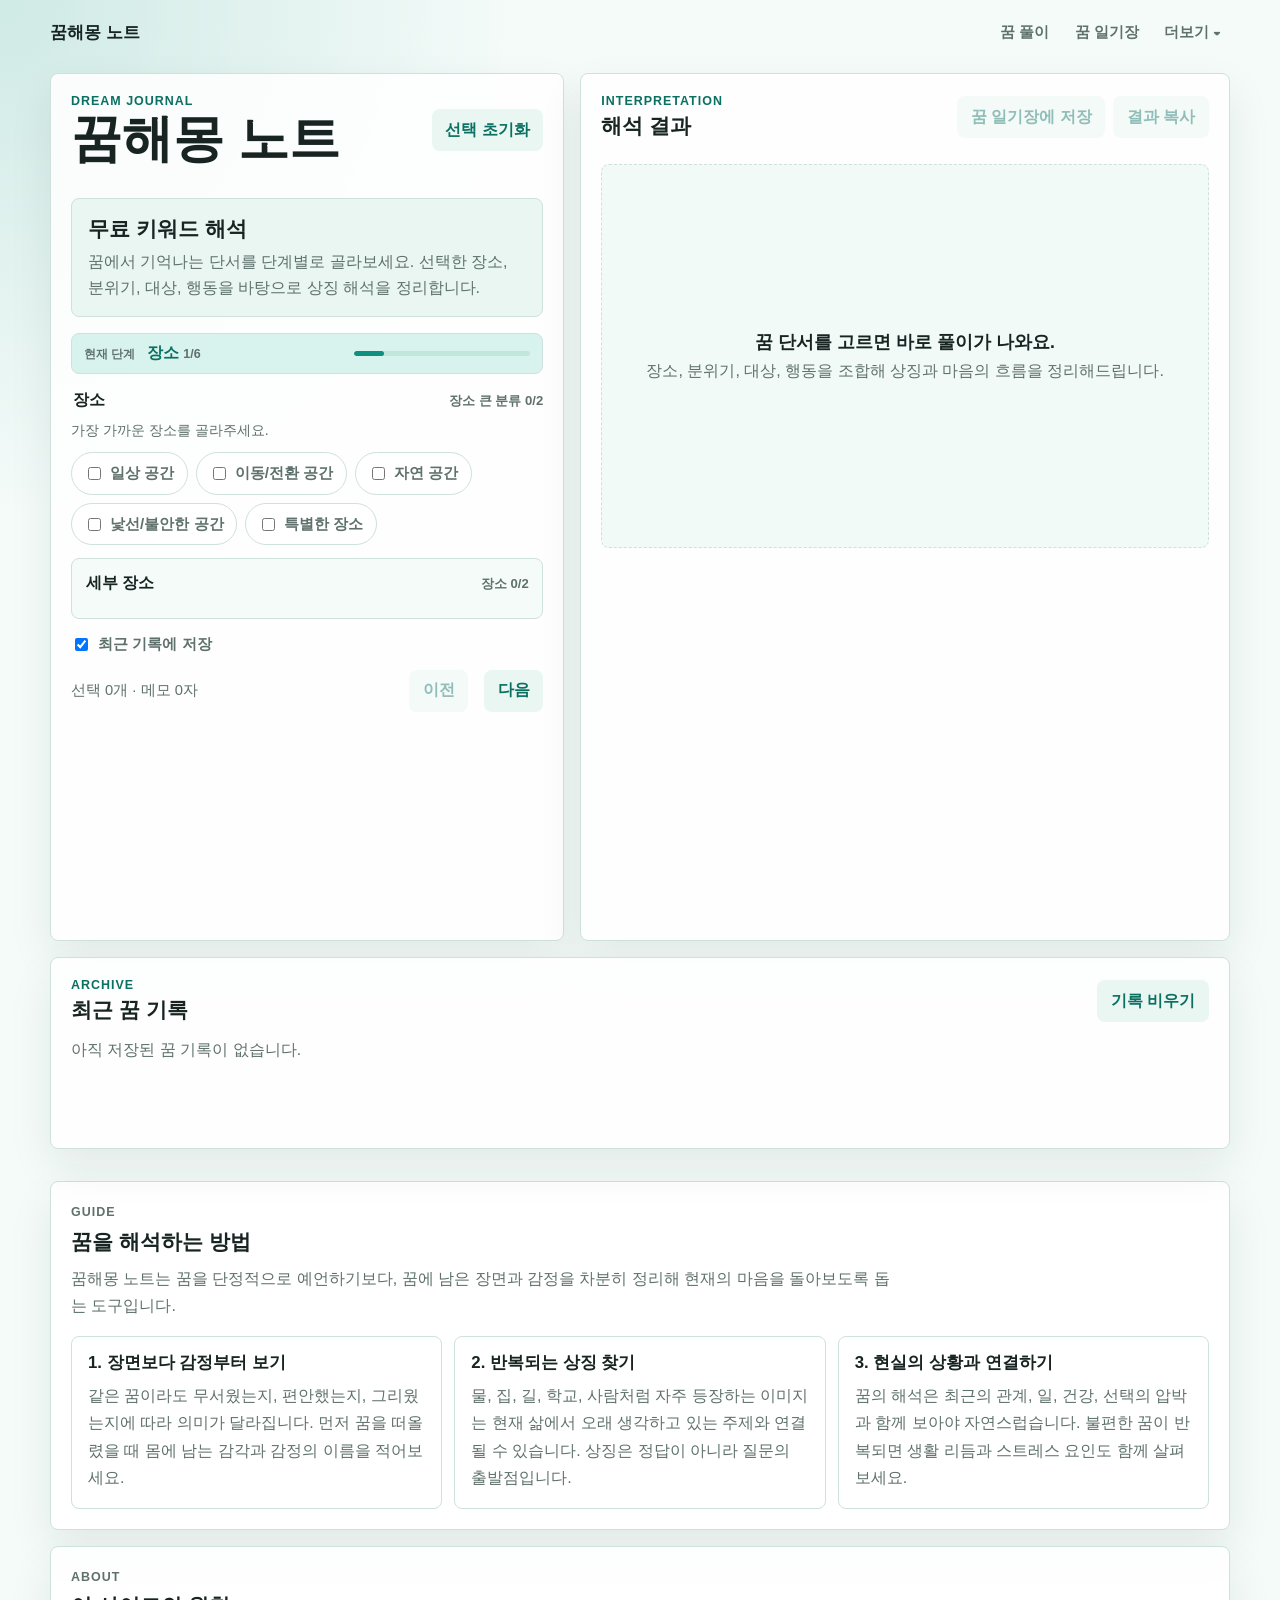
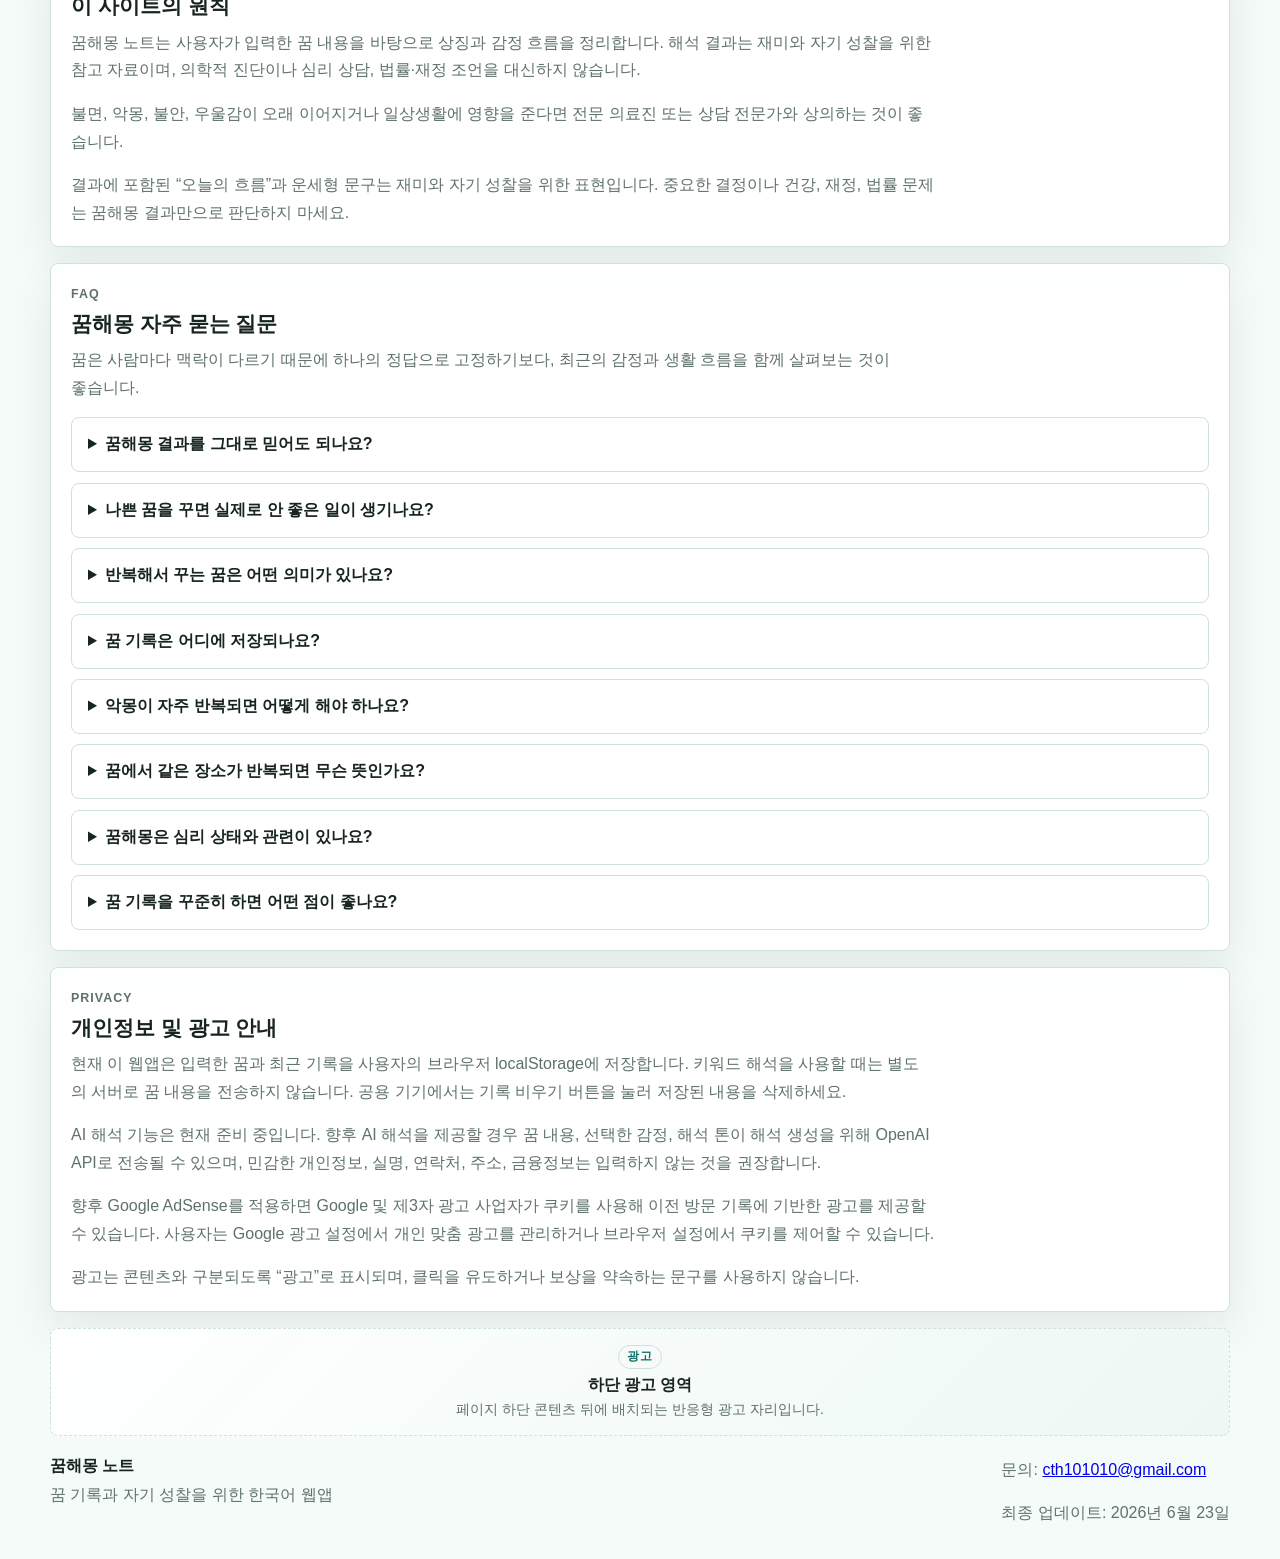
<file: index.html>
<!doctype html>
<html lang="ko">
  <head>
    <meta charset="utf-8" />
    <meta name="viewport" content="width=device-width, initial-scale=1" />
    <title>꿈해몽 노트</title>
    <meta
      name="description"
      content="꿈해몽 노트는 꿈의 장면, 감정, 상징을 정리해 자기 성찰에 도움을 주는 한국어 꿈 풀이 웹앱입니다."
    />
    <meta property="og:title" content="꿈해몽 노트 - 무료 꿈 풀이 웹앱" />
    <meta
      property="og:description"
      content="꿈에서 기억나는 장소, 감정, 대상, 사건을 단계별로 선택하고 오늘의 운세처럼 꿈의 의미를 정리해보세요."
    />
    <meta property="og:type" content="website" />
    <meta property="og:url" content="https://dream-interpretation-app.netlify.app/" />
    <meta property="og:site_name" content="꿈해몽 노트" />
    <meta name="theme-color" content="#7bc0a9" />
    <meta name="twitter:card" content="summary" />
    <meta name="twitter:title" content="꿈해몽 노트 - 무료 꿈 풀이 웹앱" />
    <meta
      name="twitter:description"
      content="꿈에서 기억나는 단서를 골라 상징 해석과 오늘의 작은 행동을 확인해보세요."
    />
    <script
      async
      src="https://pagead2.googlesyndication.com/pagead/js/adsbygoogle.js?client=ca-pub-2041754449338335"
      crossorigin="anonymous"
    ></script>
    <link rel="manifest" href="/manifest.webmanifest" />
    <link rel="icon" type="image/png" sizes="192x192" href="/assets/icons/icon-192.png" />
    <link rel="apple-touch-icon" href="/assets/icons/icon-192.png" />
    <link rel="stylesheet" href="styles.css" />
  </head>
  <body>
    <header class="site-header">
      <a class="site-logo" href="#app-title">꿈해몽 노트</a>
      <nav class="site-nav" aria-label="주요 메뉴">
        <a href="#app-title">꿈 풀이</a>
        <a href="journal.html">꿈 일기장</a>
        <details class="more-menu">
          <summary>더보기 <span aria-hidden="true">▾</span></summary>
          <div class="more-menu-list">
            <a href="#guide">해석 가이드</a>
            <a href="#faq">FAQ</a>
            <a href="#privacy">개인정보</a>
            <a href="#contact">문의</a>
          </div>
        </details>
      </nav>
    </header>

    <main class="app-shell" id="dream-app">
      <section class="composer" aria-labelledby="app-title">
        <div class="brand-row">
          <div>
            <p class="eyebrow">Dream Journal</p>
            <h1 id="app-title">꿈해몽 노트</h1>
          </div>
          <button class="ghost-button" id="resetButton" type="button">선택 초기화</button>
        </div>

        <form id="dreamForm" class="dream-form">
          <div class="form-intro">
            <h2>무료 키워드 해석</h2>
            <p>꿈에서 기억나는 단서를 단계별로 골라보세요. 선택한 장소, 분위기, 대상, 행동을 바탕으로 상징 해석을 정리합니다.</p>
          </div>

          <div class="step-progress" aria-live="polite">
            <div>
              <span class="step-kicker">현재 단계</span>
              <strong id="stepTitle">장소 <small>1/6</small></strong>
            </div>
            <div class="step-meter" aria-hidden="true">
              <span id="stepMeterFill"></span>
            </div>
          </div>

          <fieldset class="step-panel active" data-step="0">
            <div class="fieldset-heading">
              <legend>장소</legend>
              <span id="placeCategoryCount" class="limit-hint">큰 분류 최대 2개</span>
            </div>
            <p class="field-help">가장 가까운 장소를 골라주세요.</p>
            <div class="chip-grid" id="placeCategoryOptions"></div>
            <div class="subchoice-panel" id="placeDetailPanel">
              <div class="fieldset-heading">
                <strong>세부 장소</strong>
                <span id="placeCount" class="limit-hint">최대 2개</span>
              </div>
              <div class="chip-grid clue-grid" id="placeOptions"></div>
            </div>
          </fieldset>

          <fieldset class="step-panel" data-step="1">
            <legend>가장 남은 감정</legend>
            <p class="field-help">깬 뒤 가장 또렷한 감정 하나를 골라주세요.</p>
            <div class="chip-grid" id="moodGroup">
              <label><input type="radio" name="mood" value="평온함" checked />평온함</label>
              <label><input type="radio" name="mood" value="불안함" />불안함</label>
              <label><input type="radio" name="mood" value="기쁨" />기쁨</label>
              <label><input type="radio" name="mood" value="그리움" />그리움</label>
              <label><input type="radio" name="mood" value="혼란스러움" />혼란스러움</label>
              <label><input type="radio" name="mood" value="무서움" />무서움</label>
              <label><input type="radio" name="mood" value="답답함" />답답함</label>
              <label><input type="radio" name="mood" value="설렘" />설렘</label>
            </div>
          </fieldset>

          <fieldset class="step-panel" data-step="2">
            <div class="fieldset-heading">
              <legend>등장한 대상</legend>
              <span id="targetCategoryCount" class="limit-hint">큰 분류 최대 3개</span>
            </div>
            <p class="field-help">가장 눈에 띈 대상만 골라주세요.</p>
            <div class="chip-grid" id="targetCategoryOptions"></div>
            <div class="subchoice-panel" id="targetDetailPanel">
              <div class="fieldset-heading">
                <strong>세부 대상</strong>
                <span id="targetDetailCount" class="limit-hint">최대 3개</span>
              </div>
              <div class="chip-grid clue-grid" id="targetDetailOptions"></div>
            </div>
          </fieldset>

          <fieldset class="step-panel" data-step="3">
            <div class="fieldset-heading">
              <legend>행동/사건</legend>
              <span id="actionCategoryCount" class="limit-hint">큰 분류 최대 3개</span>
            </div>
            <p class="field-help">꿈에서 벌어진 일에 가까운 것을 골라주세요.</p>
            <div class="chip-grid" id="actionCategoryOptions"></div>
            <div class="subchoice-panel" id="actionDetailPanel">
              <div class="fieldset-heading">
                <strong>세부 행동/사건</strong>
                <span id="actionCount" class="limit-hint">최대 3개</span>
              </div>
              <div class="chip-grid clue-grid" id="actionOptions"></div>
            </div>
          </fieldset>

          <fieldset class="step-panel" data-step="4">
            <div class="fieldset-heading">
              <legend>현실 주제</legend>
              <span id="lifeTopicCategoryCount" class="limit-hint">큰 분류 최대 2개</span>
            </div>
            <p class="field-help">요즘 신경 쓰이는 일이 없다면 넘어가도 됩니다.</p>
            <div class="chip-grid" id="lifeTopicCategoryOptions"></div>
            <div class="subchoice-panel" id="lifeTopicDetailPanel">
              <div class="fieldset-heading">
                <strong>세부 현실 주제</strong>
                <span id="lifeTopicCount" class="limit-hint">선택 사항 · 최대 2개</span>
              </div>
              <div class="chip-grid clue-grid" id="lifeTopicOptions"></div>
            </div>
          </fieldset>

          <section class="step-panel" data-step="5" aria-labelledby="memoStepTitle">
            <h3 id="memoStepTitle">선택 항목 확인</h3>
            <div class="selection-review" id="selectionReview" aria-live="polite"></div>
            <p class="field-help">일기장 메모는 기록용이며 해석에는 반영되지 않습니다.</p>
            <label for="dreamInput">꿈 일기장</label>
            <div class="memo-meta">
              <span>선택 사항 · 해석 미반영</span>
              <span id="memoCounter">0/250</span>
            </div>
            <textarea
              id="dreamInput"
              name="dream"
              rows="3"
              maxlength="250"
              placeholder="예: 시험장을 못 찾고 동전 몇 개만 남음"
            ></textarea>
          </section>

          <label class="save-option">
            <input type="checkbox" id="saveHistoryInput" checked />
            최근 기록에 저장
          </label>

          <div class="form-footer">
            <p id="wordCount">0자</p>
            <button class="ghost-button" id="prevStepButton" type="button">이전</button>
            <button class="ghost-button" id="nextStepButton" type="button">다음</button>
            <button class="primary-button" id="submitButton" type="submit">해석하기</button>
          </div>
        </form>
      </section>

      <section class="result-panel" aria-live="polite" aria-labelledby="result-title">
        <div class="panel-header">
          <div>
            <p class="eyebrow">Interpretation</p>
            <h2 id="result-title">해석 결과</h2>
          </div>
          <div class="result-actions">
            <button class="ghost-button" id="saveDreamButton" type="button" disabled>꿈 일기장에 저장</button>
            <button class="ghost-button" id="copyButton" type="button" disabled>결과 복사</button>
          </div>
        </div>

        <div id="emptyState" class="empty-state">
          <strong>꿈 단서를 고르면 바로 풀이가 나와요.</strong>
          <span>장소, 분위기, 대상, 행동을 조합해 상징과 마음의 흐름을 정리해드립니다.</span>
        </div>

        <article id="resultCard" class="result-card hidden">
          <div>
            <span class="tag" id="moodTag">평온함</span>
            <span class="tag" id="themeTag">전환</span>
            <span class="tag" id="engineTag">키워드 해석</span>
          </div>
          <h3 id="summaryTitle"></h3>
          <section class="fortune-line">
            <span>오늘의 흐름</span>
            <strong id="fortuneSummaryText"></strong>
          </section>
          <section class="result-section summary-section">
            <h4>종합 해석</h4>
            <p id="summaryText"></p>
          </section>

          <section class="result-section">
            <h4>선택한 단서</h4>
            <div class="selected-summary" id="selectedSummary"></div>
          </section>

          <section class="result-section">
            <h4>중요한 단서</h4>
            <ul id="symbolList" class="symbol-list"></ul>
          </section>

          <section class="result-section">
            <h4>마음의 흐름</h4>
            <p id="emotionText"></p>
          </section>

          <section class="result-section hidden" id="realitySection">
            <h4>현실과 연결하기</h4>
            <p id="realityText"></p>
          </section>

          <div class="result-two-column">
            <section class="result-section">
              <h4>지금 던져볼 질문</h4>
              <p id="questionText"></p>
            </section>
            <section class="result-section">
              <h4>오늘의 작은 행동</h4>
              <p id="actionText"></p>
            </section>
          </div>

          <section class="memo-note hidden" id="memoNote">
            <h4>꿈 일기장 메모</h4>
            <p id="memoText"></p>
          </section>
        </article>
      </section>

      <section class="history-panel" aria-labelledby="history-title">
        <div class="panel-header">
          <div>
            <p class="eyebrow">Archive</p>
            <h2 id="history-title">최근 꿈 기록</h2>
          </div>
          <button class="ghost-button" id="clearHistoryButton" type="button">기록 비우기</button>
        </div>
        <div id="historyList" class="history-list"></div>
      </section>

    </main>

    <section class="content-shell" id="guide" aria-labelledby="guide-title">
      <div class="section-heading">
        <p class="eyebrow">Guide</p>
        <h2 id="guide-title">꿈을 해석하는 방법</h2>
        <p>
          꿈해몽 노트는 꿈을 단정적으로 예언하기보다, 꿈에 남은 장면과 감정을
          차분히 정리해 현재의 마음을 돌아보도록 돕는 도구입니다.
        </p>
      </div>

      <div class="info-grid">
        <article>
          <h3>1. 장면보다 감정부터 보기</h3>
          <p>
            같은 꿈이라도 무서웠는지, 편안했는지, 그리웠는지에 따라 의미가 달라집니다.
            먼저 꿈을 떠올렸을 때 몸에 남는 감각과 감정의 이름을 적어보세요.
          </p>
        </article>
        <article>
          <h3>2. 반복되는 상징 찾기</h3>
          <p>
            물, 집, 길, 학교, 사람처럼 자주 등장하는 이미지는 현재 삶에서 오래 생각하고
            있는 주제와 연결될 수 있습니다. 상징은 정답이 아니라 질문의 출발점입니다.
          </p>
        </article>
        <article>
          <h3>3. 현실의 상황과 연결하기</h3>
          <p>
            꿈의 해석은 최근의 관계, 일, 건강, 선택의 압박과 함께 보아야 자연스럽습니다.
            불편한 꿈이 반복되면 생활 리듬과 스트레스 요인도 함께 살펴보세요.
          </p>
        </article>
      </div>
    </section>

    <section class="content-shell" id="about" aria-labelledby="about-title">
      <div class="section-heading">
        <p class="eyebrow">About</p>
        <h2 id="about-title">이 사이트의 원칙</h2>
      </div>
      <div class="policy-text">
        <p>
          꿈해몽 노트는 사용자가 입력한 꿈 내용을 바탕으로 상징과 감정 흐름을 정리합니다.
          해석 결과는 재미와 자기 성찰을 위한 참고 자료이며, 의학적 진단이나 심리 상담,
          법률·재정 조언을 대신하지 않습니다.
        </p>
        <p>
          불면, 악몽, 불안, 우울감이 오래 이어지거나 일상생활에 영향을 준다면 전문 의료진
          또는 상담 전문가와 상의하는 것이 좋습니다.
        </p>
        <p>
          결과에 포함된 “오늘의 흐름”과 운세형 문구는 재미와 자기 성찰을 위한 표현입니다.
          중요한 결정이나 건강, 재정, 법률 문제는 꿈해몽 결과만으로 판단하지 마세요.
        </p>
      </div>
    </section>

    <section class="content-shell" id="faq" aria-labelledby="faq-title">
      <div class="section-heading">
        <p class="eyebrow">FAQ</p>
        <h2 id="faq-title">꿈해몽 자주 묻는 질문</h2>
        <p>
          꿈은 사람마다 맥락이 다르기 때문에 하나의 정답으로 고정하기보다,
          최근의 감정과 생활 흐름을 함께 살펴보는 것이 좋습니다.
        </p>
      </div>

      <div class="faq-list">
        <details>
          <summary>꿈해몽 결과를 그대로 믿어도 되나요?</summary>
          <p>
            꿈해몽 노트의 결과는 자기 성찰을 위한 참고 자료입니다. 꿈은 예언이나 확정된
            판단이 아니라, 감정과 기억이 섞여 만들어진 이야기로 보는 편이 안전합니다.
          </p>
        </details>
        <details>
          <summary>나쁜 꿈을 꾸면 실제로 안 좋은 일이 생기나요?</summary>
          <p>
            나쁜 꿈이 곧 현실의 불운을 뜻하지는 않습니다. 피로, 스트레스, 걱정, 수면 환경이
            불편한 장면으로 표현될 수 있으니 꿈이 남긴 감정을 차분히 정리해보세요.
          </p>
        </details>
        <details>
          <summary>반복해서 꾸는 꿈은 어떤 의미가 있나요?</summary>
          <p>
            반복되는 꿈은 마음이 계속 처리하려는 주제가 있다는 신호일 수 있습니다. 같은
            장소, 인물, 감정이 반복되는지 기록하면 현실의 고민과 연결점을 찾기 쉽습니다.
          </p>
        </details>
        <details>
          <summary>꿈 기록은 어디에 저장되나요?</summary>
          <p>
            현재 버전에서는 사용자의 브라우저 localStorage에만 저장됩니다. 서버로 전송하지
            않으며, 공용 기기에서는 기록 비우기 버튼으로 내용을 삭제하는 것이 좋습니다.
          </p>
        </details>
        <details>
          <summary>악몽이 자주 반복되면 어떻게 해야 하나요?</summary>
          <p>
            악몽이 수면이나 일상생활을 계속 방해한다면 생활 리듬을 점검하고, 필요하면
            의료진이나 상담 전문가와 상의하세요. 이 사이트는 전문 진료를 대신하지 않습니다.
          </p>
        </details>
        <details>
          <summary>꿈에서 같은 장소가 반복되면 무슨 뜻인가요?</summary>
          <p>
            같은 장소가 반복된다면 그 공간이 주는 감정이 중요할 수 있습니다. 집은 안정감,
            학교는 평가와 배움, 길은 선택과 전환처럼 현실의 고민이 익숙한 장소로 표현될 수
            있습니다.
          </p>
        </details>
        <details>
          <summary>꿈해몽은 심리 상태와 관련이 있나요?</summary>
          <p>
            꿈은 최근의 감정, 기억, 스트레스가 섞여 나타나는 경우가 많습니다. 그래서 꿈해몽은
            미래를 맞히는 도구라기보다 현재 마음을 돌아보는 참고 자료로 활용하는 편이 좋습니다.
          </p>
        </details>
        <details>
          <summary>꿈 기록을 꾸준히 하면 어떤 점이 좋나요?</summary>
          <p>
            반복되는 감정과 상징을 발견하기 쉬워집니다. 꿈을 짧게라도 기록하면 요즘 자주
            신경 쓰는 관계, 일, 불안, 기대를 조금 더 객관적으로 살펴볼 수 있습니다.
          </p>
        </details>
      </div>
    </section>

    <section class="content-shell" id="privacy" aria-labelledby="privacy-title">
      <div class="section-heading">
        <p class="eyebrow">Privacy</p>
        <h2 id="privacy-title">개인정보 및 광고 안내</h2>
      </div>
      <div class="policy-text">
        <p>
          현재 이 웹앱은 입력한 꿈과 최근 기록을 사용자의 브라우저 localStorage에 저장합니다.
          키워드 해석을 사용할 때는 별도의 서버로 꿈 내용을 전송하지 않습니다. 공용 기기에서는
          기록 비우기 버튼을 눌러 저장된 내용을 삭제하세요.
        </p>
        <p>
          AI 해석 기능은 현재 준비 중입니다. 향후 AI 해석을 제공할 경우 꿈 내용, 선택한 감정,
          해석 톤이 해석 생성을 위해 OpenAI API로 전송될 수 있으며, 민감한 개인정보, 실명,
          연락처, 주소, 금융정보는 입력하지 않는 것을 권장합니다.
        </p>
        <p>
          향후 Google AdSense를 적용하면 Google 및 제3자 광고 사업자가 쿠키를 사용해 이전
          방문 기록에 기반한 광고를 제공할 수 있습니다. 사용자는 Google 광고 설정에서 개인
          맞춤 광고를 관리하거나 브라우저 설정에서 쿠키를 제어할 수 있습니다.
        </p>
        <p>
          광고는 콘텐츠와 구분되도록 “광고”로 표시되며, 클릭을 유도하거나 보상을 약속하는
          문구를 사용하지 않습니다.
        </p>
      </div>
    </section>

    <aside class="ad-slot bottom-ad" aria-label="하단 광고 영역">
      <span>광고</span>
      <strong>하단 광고 영역</strong>
      <p>페이지 하단 콘텐츠 뒤에 배치되는 반응형 광고 자리입니다.</p>
    </aside>

    <footer class="site-footer" id="contact">
      <div>
        <strong>꿈해몽 노트</strong>
        <p>꿈 기록과 자기 성찰을 위한 한국어 웹앱</p>
      </div>
      <div>
        <p>문의: <a href="mailto:cth101010@gmail.com">cth101010@gmail.com</a></p>
        <p>최종 업데이트: 2026년 6월 23일</p>
      </div>
    </footer>

    <script src="app.js"></script>
  </body>
</html>
</file>
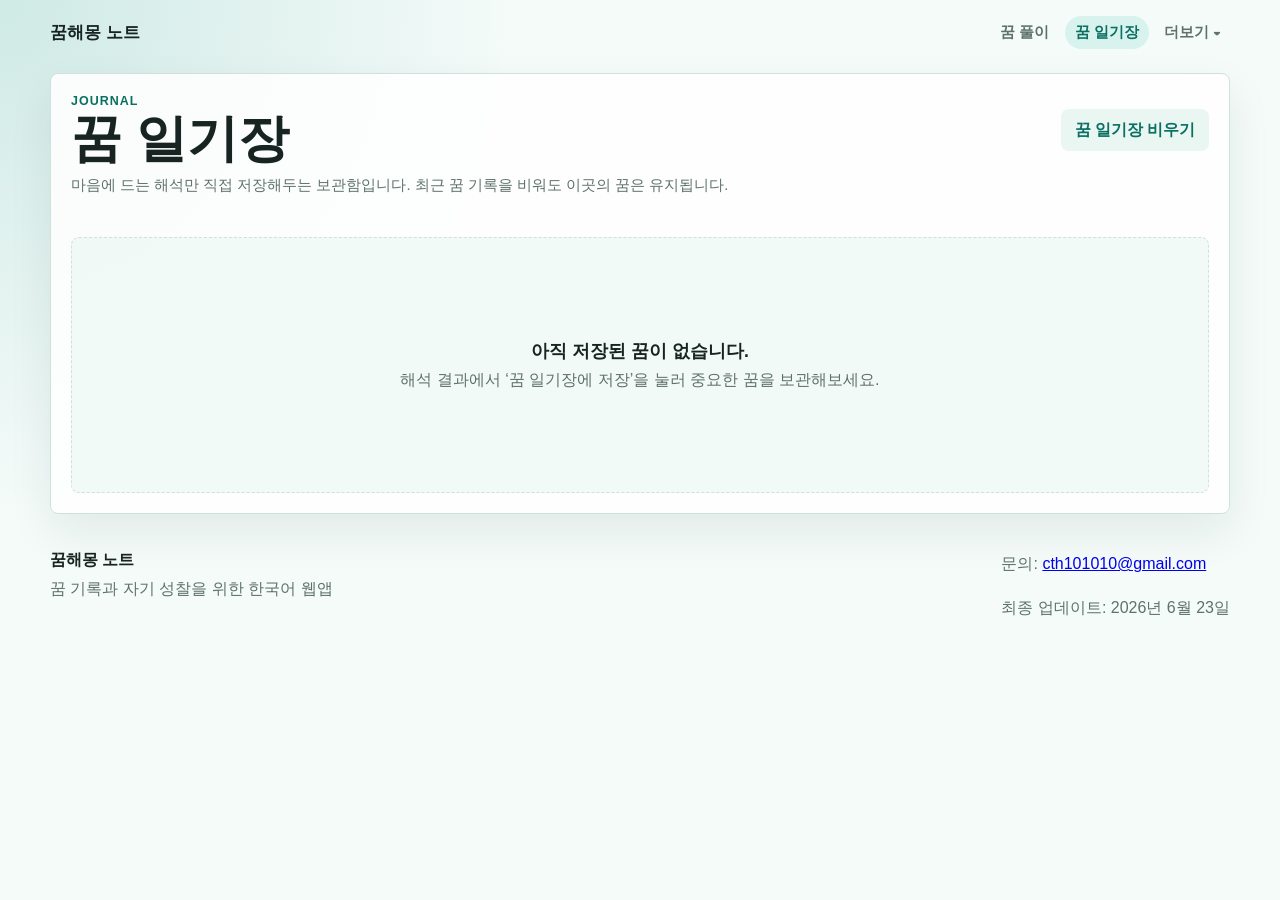
<file: journal.html>
<!doctype html>
<html lang="ko">
  <head>
    <meta charset="utf-8" />
    <meta name="viewport" content="width=device-width, initial-scale=1" />
    <title>꿈 일기장 | 꿈해몽 노트</title>
    <meta
      name="description"
      content="꿈해몽 노트에서 직접 저장한 꿈 해석과 꿈 일기장 메모를 모아보는 페이지입니다."
    />
    <meta name="theme-color" content="#7bc0a9" />
    <link rel="manifest" href="/manifest.webmanifest" />
    <link rel="icon" type="image/png" sizes="192x192" href="/assets/icons/icon-192.png" />
    <link rel="apple-touch-icon" href="/assets/icons/icon-192.png" />
    <link rel="stylesheet" href="styles.css" />
  </head>
  <body>
    <header class="site-header">
      <a class="site-logo" href="index.html">꿈해몽 노트</a>
      <nav class="site-nav" aria-label="주요 메뉴">
        <a href="index.html">꿈 풀이</a>
        <a href="journal.html" aria-current="page">꿈 일기장</a>
        <details class="more-menu">
          <summary>더보기 <span aria-hidden="true">▾</span></summary>
          <div class="more-menu-list">
            <a href="index.html#guide">해석 가이드</a>
            <a href="index.html#faq">FAQ</a>
            <a href="index.html#privacy">개인정보</a>
            <a href="index.html#contact">문의</a>
          </div>
        </details>
      </nav>
    </header>

    <main class="journal-page">
      <section class="journal-panel" aria-labelledby="journal-title">
        <div class="panel-header">
          <div>
            <p class="eyebrow">Journal</p>
            <h1 id="journal-title">꿈 일기장</h1>
          </div>
          <button class="ghost-button" id="clearSavedButton" type="button">꿈 일기장 비우기</button>
        </div>
        <p class="panel-note">
          마음에 드는 해석만 직접 저장해두는 보관함입니다. 최근 꿈 기록을 비워도 이곳의 꿈은 유지됩니다.
        </p>
        <div id="savedJournalList" class="journal-list"></div>
      </section>
    </main>

    <footer class="site-footer" id="contact">
      <div>
        <strong>꿈해몽 노트</strong>
        <p>꿈 기록과 자기 성찰을 위한 한국어 웹앱</p>
      </div>
      <div>
        <p>문의: <a href="mailto:cth101010@gmail.com">cth101010@gmail.com</a></p>
        <p>최종 업데이트: 2026년 6월 23일</p>
      </div>
    </footer>

    <script src="journal.js"></script>
  </body>
</html>
</file>
<file: styles.css>
:root {
  color-scheme: light;
  --bg: #f4fbf9;
  --surface: #ffffff;
  --surface-soft: #e9f6f2;
  --ink: #172421;
  --muted: #5f716c;
  --line: #cfe1dc;
  --accent: #0f8f7e;
  --accent-strong: #0b6f62;
  --accent-soft: #d8f2ed;
  --warning: #b24c39;
  --shadow: 0 18px 45px rgba(23, 36, 33, 0.08);
}

* {
  box-sizing: border-box;
}

body {
  margin: 0;
  min-height: 100vh;
  background:
    radial-gradient(circle at top left, rgba(15, 143, 126, 0.16), transparent 32rem),
    var(--bg);
  color: var(--ink);
  font-family:
    "Pretendard",
    "Apple SD Gothic Neo",
    "Segoe UI",
    sans-serif;
}

button,
textarea,
input {
  font: inherit;
}

button {
  cursor: pointer;
}

.site-header,
.ad-slot,
.content-shell,
.site-footer {
  width: min(1180px, calc(100% - 2rem));
  margin-right: auto;
  margin-left: auto;
}

.site-header {
  display: flex;
  align-items: center;
  justify-content: space-between;
  gap: 1rem;
  padding: 1rem 0 0.5rem;
}

.more-menu {
  position: relative;
}

.more-menu summary {
  display: inline-flex;
  align-items: center;
  justify-content: center;
  gap: 0.25rem;
  min-height: 2rem;
  padding: 0.45rem 0.62rem;
  border-radius: 999px;
  background: transparent;
  color: var(--muted);
  cursor: pointer;
  font-size: 0.92rem;
  font-weight: 800;
  list-style: none;
}

.more-menu summary::-webkit-details-marker {
  display: none;
}

.more-menu-list {
  position: absolute;
  top: calc(100% + 0.45rem);
  right: 0;
  z-index: 5;
  display: grid;
  min-width: 9rem;
  padding: 0.45rem;
  border: 1px solid var(--line);
  border-radius: 8px;
  background: var(--surface);
  box-shadow: var(--shadow);
}

.more-menu-list a {
  padding: 0.6rem 0.7rem;
  border-radius: 8px;
  color: var(--muted);
  font-size: 0.92rem;
  font-weight: 800;
  text-decoration: none;
}

.more-menu-list a:hover,
.more-menu-list a:focus-visible {
  background: var(--accent-soft);
  color: var(--accent-strong);
}

.more-menu[open] summary,
.more-menu summary:hover,
.more-menu summary:focus-visible {
  background: var(--accent-soft);
  color: var(--accent-strong);
}

.site-logo {
  color: var(--ink);
  font-size: 1.05rem;
  font-weight: 900;
  text-decoration: none;
}

.site-nav {
  display: flex;
  flex-wrap: wrap;
  justify-content: flex-end;
  gap: 0.35rem;
}

.site-nav a {
  padding: 0.45rem 0.62rem;
  border-radius: 999px;
  color: var(--muted);
  font-size: 0.92rem;
  font-weight: 800;
  text-decoration: none;
}

.site-nav a:hover,
.site-nav a:focus-visible,
.site-nav a[aria-current="page"] {
  background: var(--accent-soft);
  color: var(--accent-strong);
}

.ad-slot {
  display: grid;
  place-items: center;
  min-height: 5.75rem;
  padding: 1rem;
  border: 1px dashed var(--line);
  border-radius: 8px;
  background:
    linear-gradient(135deg, rgba(255, 255, 255, 0.78), rgba(233, 246, 242, 0.82)),
    var(--surface);
  color: var(--muted);
  text-align: center;
}

.ad-slot span {
  display: inline-flex;
  margin-bottom: 0.35rem;
  padding: 0.22rem 0.5rem;
  border: 1px solid var(--line);
  border-radius: 999px;
  color: var(--accent-strong);
  font-size: 0.72rem;
  font-weight: 900;
  letter-spacing: 0.06em;
}

.ad-slot strong {
  color: var(--ink);
}

.ad-slot p {
  max-width: 34rem;
  margin: 0.25rem 0 0;
  font-size: 0.9rem;
}

.top-ad {
  margin-top: 0.5rem;
}

.bottom-ad {
  margin-top: 1rem;
}

.app-shell {
  display: grid;
  grid-template-columns: minmax(20rem, 0.95fr) minmax(22rem, 1.2fr);
  gap: 1rem;
  width: min(1180px, calc(100% - 2rem));
  margin: 0 auto;
  padding: 1rem 0;
}

.composer,
.result-panel,
.history-panel,
.journal-panel {
  background: rgba(255, 255, 255, 0.88);
  border: 1px solid var(--line);
  border-radius: 8px;
  box-shadow: var(--shadow);
}

.composer,
.result-panel {
  min-height: calc(100vh - 2rem);
}

.composer {
  padding: 1.25rem;
}

.result-panel,
.history-panel,
.journal-panel {
  padding: 1.25rem;
}

.history-panel,
.journal-panel {
  grid-column: 1 / -1;
  min-height: 12rem;
}

.brand-row,
.panel-header,
.form-footer {
  display: flex;
  align-items: center;
  justify-content: space-between;
  gap: 1rem;
}

.result-actions {
  display: flex;
  flex-wrap: wrap;
  justify-content: flex-end;
  gap: 0.5rem;
}

.form-footer {
  flex-wrap: wrap;
}

.form-footer #wordCount {
  margin-right: auto;
}

.eyebrow {
  margin: 0 0 0.25rem;
  color: var(--accent-strong);
  font-size: 0.78rem;
  font-weight: 800;
  letter-spacing: 0.08em;
  text-transform: uppercase;
}

h1,
h2,
h3,
h4,
p {
  margin-top: 0;
}

h1 {
  margin-bottom: 0;
  font-size: clamp(2rem, 4vw, 3.25rem);
  line-height: 1.04;
}

h2 {
  margin-bottom: 0;
  font-size: 1.3rem;
}

h3 {
  margin: 1rem 0 0.6rem;
  font-size: 1.6rem;
  line-height: 1.2;
}

h4 {
  margin-bottom: 0.45rem;
  color: var(--accent-strong);
  font-size: 0.95rem;
}

.dream-form {
  display: grid;
  gap: 1rem;
  margin-top: 2rem;
}

.form-intro {
  padding: 1rem;
  border: 1px solid var(--line);
  border-radius: 8px;
  background: var(--surface-soft);
}

.form-intro h2 {
  margin-bottom: 0.4rem;
}

.form-intro p {
  margin-bottom: 0;
  color: var(--muted);
  line-height: 1.6;
}

.step-progress {
  display: flex;
  align-items: center;
  justify-content: space-between;
  gap: 0.9rem;
  padding: 0.55rem 0.75rem;
  border: 1px solid var(--line);
  border-radius: 8px;
  background: var(--accent-soft);
}

.step-kicker {
  display: inline-block;
  margin-right: 0.45rem;
  margin-bottom: 0;
  color: var(--muted);
  font-size: 0.72rem;
  font-weight: 900;
}

.step-progress strong {
  color: var(--accent-strong);
  font-size: 1rem;
  font-weight: 900;
}

.step-progress small {
  color: var(--muted);
  font-size: 0.78rem;
  font-weight: 900;
}

.step-meter {
  overflow: hidden;
  width: min(42%, 11rem);
  height: 0.36rem;
  border-radius: 999px;
  background: rgba(123, 192, 169, 0.25);
}

.step-meter span {
  display: block;
  width: 16.666%;
  height: 100%;
  border-radius: inherit;
  background: var(--accent);
  transition: width 0.18s ease;
}

.step-panel {
  display: none;
}

.step-panel.active {
  display: block;
}

.step-panel h3 {
  margin-bottom: 0.35rem;
  color: var(--ink);
  font-size: 1rem;
}

label,
legend {
  color: var(--ink);
  font-weight: 800;
}

textarea {
  width: 100%;
  min-height: 7rem;
  resize: vertical;
  padding: 1rem;
  border: 1px solid var(--line);
  border-radius: 8px;
  outline: none;
  background: var(--surface);
  color: var(--ink);
  line-height: 1.65;
}

textarea:focus {
  border-color: var(--accent);
  box-shadow: 0 0 0 4px var(--accent-soft);
}

fieldset {
  margin: 0;
  padding: 0;
  border: 0;
}

.fieldset-heading {
  display: flex;
  align-items: baseline;
  justify-content: space-between;
  gap: 0.75rem;
}

.limit-hint {
  color: var(--muted);
  font-size: 0.82rem;
  font-weight: 800;
}

.limit-hint.warning {
  color: var(--warning);
}

.chip-grid {
  display: flex;
  flex-wrap: wrap;
  gap: 0.5rem;
  margin-top: 0.65rem;
}

.clue-grid {
  max-height: 10rem;
  overflow: auto;
  padding-right: 0.2rem;
}

.subchoice-panel {
  margin-top: 0.8rem;
  padding: 0.85rem;
  border: 1px solid var(--line);
  border-radius: 8px;
  background: rgba(233, 246, 242, 0.45);
}

.selection-review {
  display: grid;
  gap: 0.45rem;
  margin-bottom: 0.85rem;
  padding: 0.9rem;
  border: 1px solid var(--line);
  border-radius: 8px;
  background: var(--surface-soft);
}

.selection-review p {
  margin: 0;
  color: var(--muted);
  font-size: 0.9rem;
  line-height: 1.5;
}

.selection-review strong {
  color: var(--ink);
}

.save-option {
  display: inline-flex;
  align-items: center;
  width: fit-content;
  gap: 0.45rem;
  color: var(--muted);
  font-size: 0.94rem;
}

.chip-grid label {
  display: inline-flex;
  align-items: center;
  gap: 0.35rem;
  padding: 0.62rem 0.78rem;
  border: 1px solid var(--line);
  border-radius: 999px;
  background: var(--surface);
  color: var(--muted);
  font-size: 0.95rem;
}

.chip-grid label:has(input:checked) {
  border-color: var(--accent);
  background: var(--accent-soft);
  color: var(--accent-strong);
}

.chip-grid label:has(input:disabled),
.disabled-chip {
  cursor: not-allowed;
  opacity: 0.55;
}

.chip-grid input {
  accent-color: var(--accent);
}

.optional-label,
.memo-meta {
  color: var(--muted);
  font-size: 0.84rem;
  font-weight: 700;
}

.memo-meta {
  display: flex;
  justify-content: space-between;
  gap: 0.75rem;
  margin-top: 0.35rem;
}

.memo-meta span:last-child {
  color: var(--accent-strong);
}

.primary-button,
.ghost-button {
  border: 0;
  border-radius: 8px;
  font-weight: 800;
  transition:
    transform 0.16s ease,
    background 0.16s ease,
    opacity 0.16s ease;
}

.primary-button {
  padding: 0.85rem 1.1rem;
  background: var(--accent);
  color: #fff;
}

.primary-button:hover,
.ghost-button:hover {
  transform: translateY(-1px);
}

.primary-button:active,
.ghost-button:active {
  transform: translateY(0);
}

.ghost-button {
  padding: 0.65rem 0.85rem;
  background: var(--surface-soft);
  color: var(--accent-strong);
}

.ghost-button:disabled {
  cursor: not-allowed;
  opacity: 0.45;
  transform: none;
}

#wordCount {
  margin-bottom: 0;
  color: var(--muted);
  font-size: 0.92rem;
}

.field-help {
  margin: 0.55rem 0 0;
  color: var(--muted);
  font-size: 0.88rem;
  line-height: 1.55;
}

.empty-state {
  display: grid;
  place-content: center;
  min-height: 24rem;
  margin-top: 1.5rem;
  padding: 2rem;
  border: 1px dashed var(--line);
  border-radius: 8px;
  background: rgba(233, 246, 242, 0.58);
  color: var(--muted);
  text-align: center;
}

.empty-state strong {
  display: block;
  margin-bottom: 0.45rem;
  color: var(--ink);
  font-size: 1.1rem;
}

.result-card {
  margin-top: 1.5rem;
}

.hidden {
  display: none;
}

.tag {
  display: inline-flex;
  margin-right: 0.45rem;
  padding: 0.38rem 0.56rem;
  border-radius: 999px;
  background: var(--accent-soft);
  color: var(--accent-strong);
  font-size: 0.82rem;
  font-weight: 800;
}

.fortune-line {
  display: grid;
  gap: 0.25rem;
  margin-top: 0.85rem;
  padding: 0.9rem 1rem;
  border: 1px solid rgba(123, 192, 169, 0.35);
  border-radius: 8px;
  background: var(--accent-soft);
}

.fortune-line span {
  color: var(--accent-strong);
  font-size: 0.78rem;
  font-weight: 900;
}

.fortune-line strong {
  color: var(--ink);
  font-size: 1rem;
  line-height: 1.45;
}

#summaryText,
#emotionText,
#questionText,
#actionText,
#realityText {
  color: var(--muted);
  line-height: 1.72;
}

.result-section {
  margin-top: 0.85rem;
  padding: 1rem;
  border: 1px solid var(--line);
  border-radius: 8px;
  background: var(--surface);
}

.summary-section {
  background: var(--surface-soft);
}

.result-two-column {
  display: grid;
  grid-template-columns: repeat(2, minmax(0, 1fr));
  gap: 0.85rem;
}

.selected-summary {
  display: flex;
  flex-wrap: wrap;
  gap: 0.4rem;
}

.selected-summary span {
  display: inline-flex;
  padding: 0.34rem 0.55rem;
  border-radius: 999px;
  background: var(--accent-soft);
  color: var(--accent-strong);
  font-size: 0.84rem;
  font-weight: 800;
}

.memo-note {
  margin-top: 0.85rem;
  padding: 1rem;
  border: 1px solid var(--line);
  border-radius: 8px;
  background: var(--surface-soft);
}

.memo-note h4 {
  margin-bottom: 0.45rem;
}

.memo-note p {
  margin-bottom: 0;
  color: var(--muted);
  line-height: 1.65;
  white-space: pre-wrap;
}

ul {
  margin: 0;
  padding-left: 1.15rem;
  color: var(--muted);
  line-height: 1.72;
}

.symbol-list strong {
  color: var(--ink);
}

.history-list {
  display: grid;
  grid-template-columns: repeat(3, minmax(0, 1fr));
  gap: 0.75rem;
  margin-top: 1rem;
}

.history-item {
  display: grid;
  gap: 0.45rem;
  min-height: 9rem;
  padding: 1rem;
  border: 1px solid var(--line);
  border-radius: 8px;
  background: var(--surface);
  text-align: left;
}

.history-item button {
  padding: 0;
  border: 0;
  background: transparent;
  color: var(--ink);
  text-align: left;
}

.history-date {
  color: var(--accent-strong);
  font-size: 0.8rem;
  font-weight: 800;
}

.history-meta {
  display: flex;
  flex-wrap: wrap;
  gap: 0.35rem;
  margin: 0.35rem 0;
}

.history-meta span {
  display: inline-flex;
  width: fit-content;
  padding: 0.28rem 0.48rem;
  border-radius: 999px;
  background: var(--accent-soft);
  color: var(--accent-strong);
  font-size: 0.78rem;
  font-weight: 800;
}

.history-preview {
  display: -webkit-box;
  overflow: hidden;
  color: var(--muted);
  line-height: 1.55;
  -webkit-box-orient: vertical;
  -webkit-line-clamp: 3;
}

.history-empty {
  grid-column: 1 / -1;
  color: var(--muted);
}

.panel-note {
  margin: 0.5rem 0 0;
  color: var(--muted);
  font-size: 0.92rem;
  line-height: 1.6;
}

.saved-item {
  position: relative;
}

.delete-saved-button {
  width: fit-content;
  padding: 0.45rem 0.6rem;
  border: 0;
  border-radius: 8px;
  background: var(--surface-soft);
  color: var(--muted);
  font-size: 0.82rem;
  font-weight: 800;
}

.delete-saved-button:hover {
  color: var(--warning);
}

.journal-list {
  display: grid;
  gap: 0.75rem;
  margin-top: 1rem;
}

.journal-entry {
  border: 1px solid var(--line);
  border-radius: 8px;
  background: var(--surface);
}

.journal-entry summary {
  cursor: pointer;
  display: grid;
  gap: 0.45rem;
  padding: 1rem;
  list-style: none;
}

.journal-entry summary::-webkit-details-marker {
  display: none;
}

.journal-entry summary::after {
  color: var(--accent-strong);
  font-size: 0.84rem;
  font-weight: 900;
  content: "펼쳐보기";
}

.journal-entry[open] summary::after {
  content: "접기";
}

.journal-entry-body {
  display: grid;
  gap: 0.75rem;
  padding: 0 1rem 1rem;
}

.journal-detail-section {
  padding: 0.9rem;
  border: 1px solid var(--line);
  border-radius: 8px;
  background: var(--surface-soft);
}

.journal-detail-section h3 {
  margin-bottom: 0.4rem;
  color: var(--accent-strong);
  font-size: 0.95rem;
}

.journal-detail-section p {
  margin-bottom: 0;
  color: var(--muted);
  line-height: 1.65;
}

.journal-detail-section textarea {
  min-height: 6.5rem;
  margin-top: 0.25rem;
}

.journal-entry-actions {
  display: flex;
  flex-wrap: wrap;
  gap: 0.5rem;
  margin-top: 0.75rem;
}

.journal-empty {
  min-height: 16rem;
}

.content-shell {
  margin-top: 1rem;
  padding: 1.25rem;
  border: 1px solid var(--line);
  border-radius: 8px;
  background: rgba(255, 255, 255, 0.9);
  box-shadow: var(--shadow);
}

.section-heading {
  max-width: 52rem;
}

.section-heading h2 {
  margin-bottom: 0.55rem;
}

.section-heading p,
.policy-text p,
.info-grid p,
.site-footer p {
  color: var(--muted);
  line-height: 1.72;
}

.info-grid {
  display: grid;
  grid-template-columns: repeat(3, minmax(0, 1fr));
  gap: 0.75rem;
  margin-top: 1rem;
}

.info-grid article {
  padding: 1rem;
  border: 1px solid var(--line);
  border-radius: 8px;
  background: var(--surface);
}

.info-grid h3 {
  margin: 0 0 0.55rem;
  font-size: 1.05rem;
}

.policy-text {
  max-width: 54rem;
}

.faq-list {
  display: grid;
  gap: 0.65rem;
  margin-top: 1rem;
}

.faq-list details {
  border: 1px solid var(--line);
  border-radius: 8px;
  background: var(--surface);
}

.faq-list summary {
  cursor: pointer;
  padding: 1rem;
  color: var(--ink);
  font-weight: 900;
}

.faq-list p {
  margin: 0;
  padding: 0 1rem 1rem;
  color: var(--muted);
  line-height: 1.72;
}

.policy-text p:last-child,
.info-grid p:last-child,
.faq-list p:last-child,
.site-footer p:last-child {
  margin-bottom: 0;
}

.site-footer {
  display: flex;
  justify-content: space-between;
  gap: 1rem;
  padding: 1.25rem 0 2rem;
}

.site-footer strong {
  display: block;
  margin-bottom: 0.25rem;
}

@media (max-width: 880px) {
  .app-shell,
  .history-list,
  .info-grid {
    grid-template-columns: 1fr;
  }

  .composer,
  .result-panel {
    min-height: auto;
  }

  .result-two-column {
    grid-template-columns: 1fr;
  }

  .brand-row,
  .panel-header {
    align-items: flex-start;
  }

  .site-header,
  .site-footer {
    flex-direction: column;
    align-items: flex-start;
  }

  .site-nav {
    justify-content: flex-start;
  }
}

@media (max-width: 560px) {
  .site-header,
  .ad-slot,
  .app-shell,
  .journal-page,
  .content-shell,
  .site-footer {
    width: min(100% - 1rem, 1180px);
  }

.app-shell {
    padding: 0.5rem 0;
  }

  .composer,
  .result-panel,
  .history-panel,
  .journal-panel,
  .content-shell {
    padding: 1rem;
  }

  .brand-row,
  .panel-header,
  .form-footer,
  .result-actions {
    flex-direction: column;
    align-items: stretch;
  }

  .step-progress {
    flex-direction: column;
    align-items: stretch;
    gap: 0.65rem;
  }

  .step-meter {
    width: 100%;
  }

  h1 {
    font-size: 2.35rem;
  }
}

.journal-page {
  width: min(1180px, calc(100% - 2rem));
  margin: 0 auto;
  padding: 1rem 0;
}
</file>
